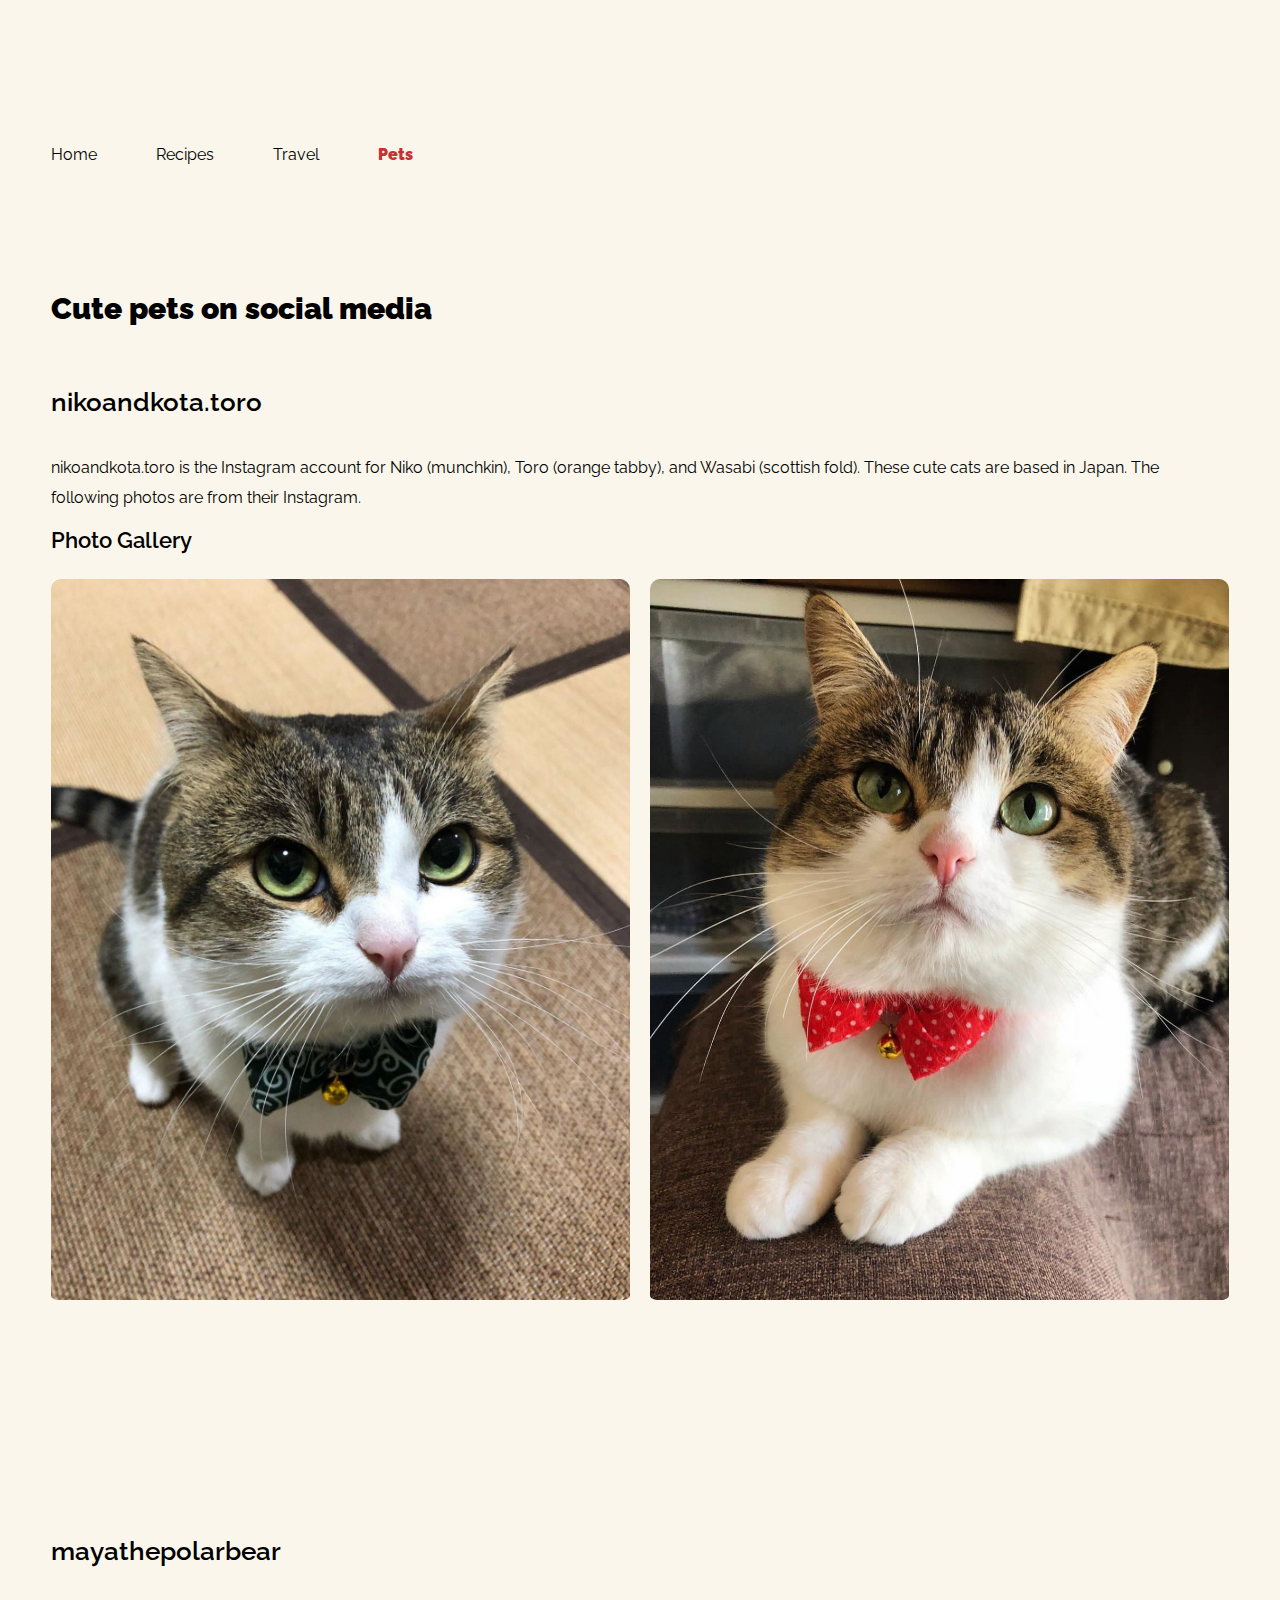
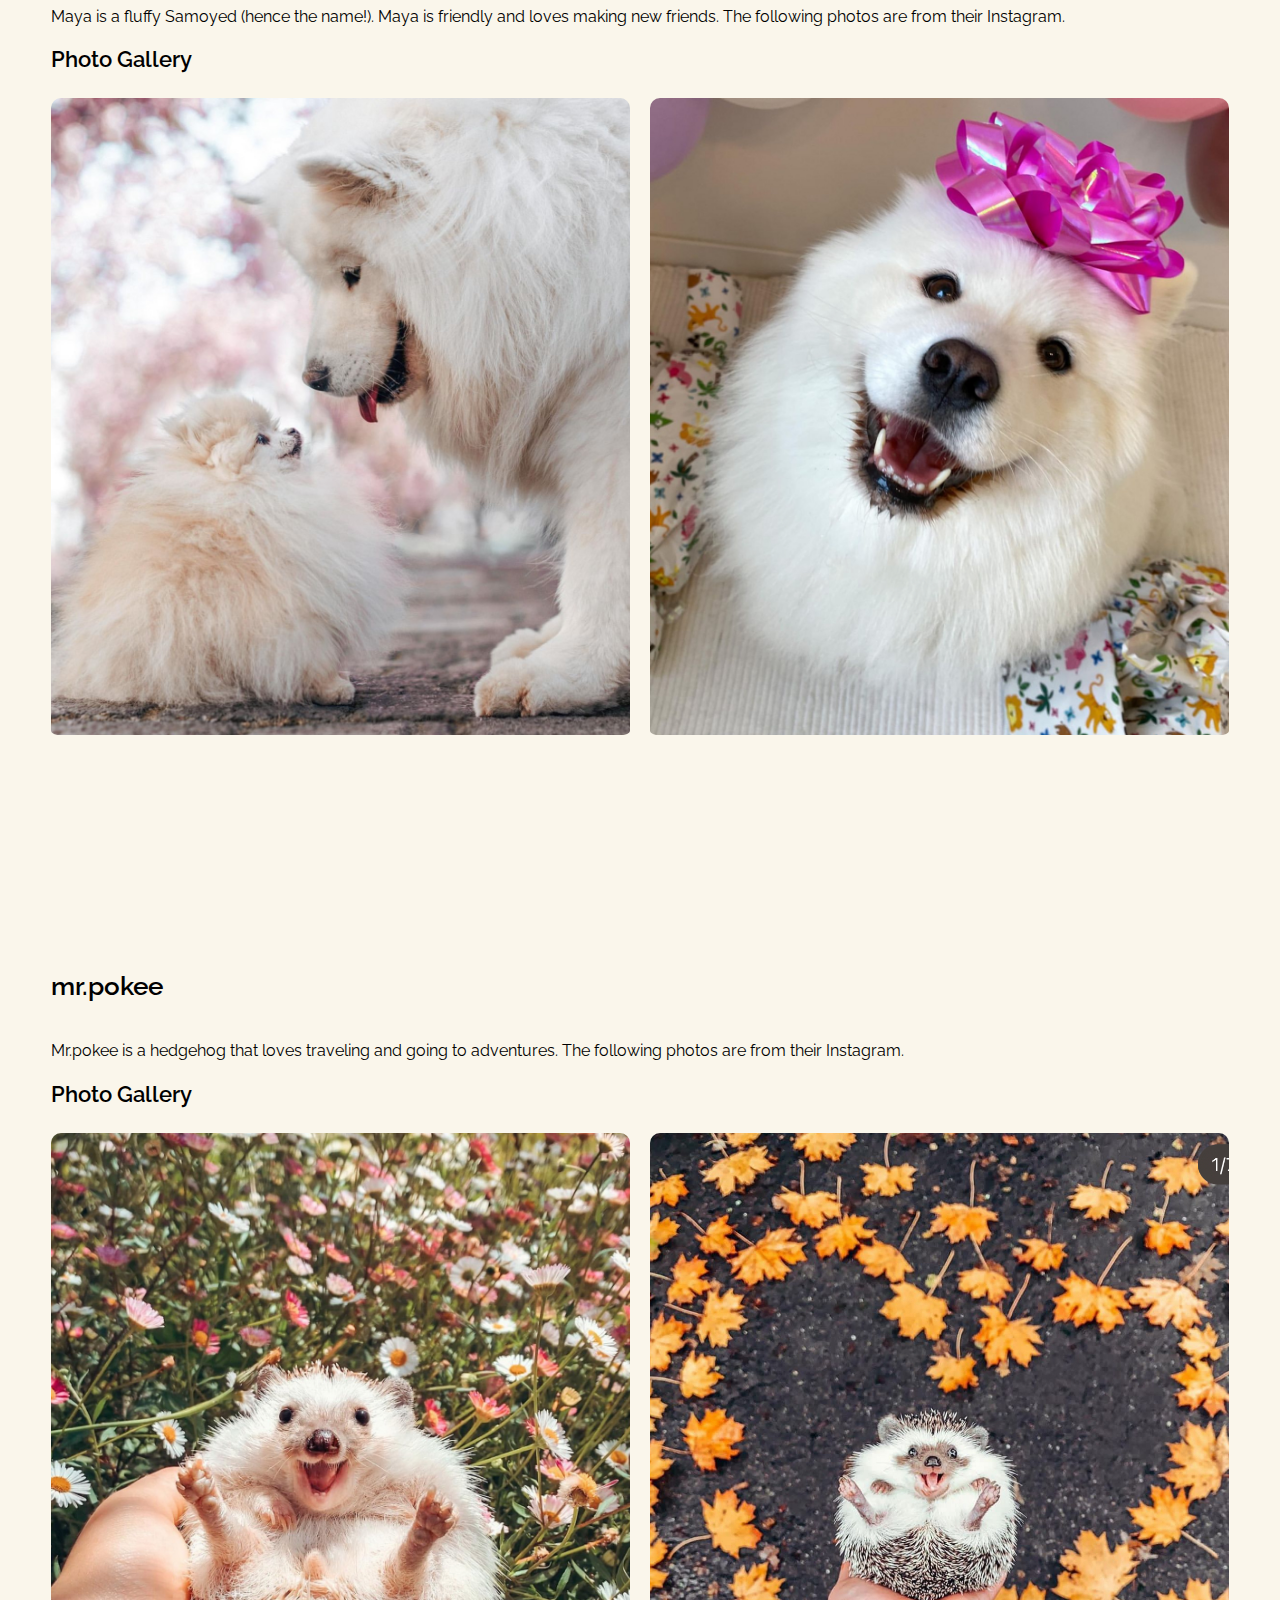
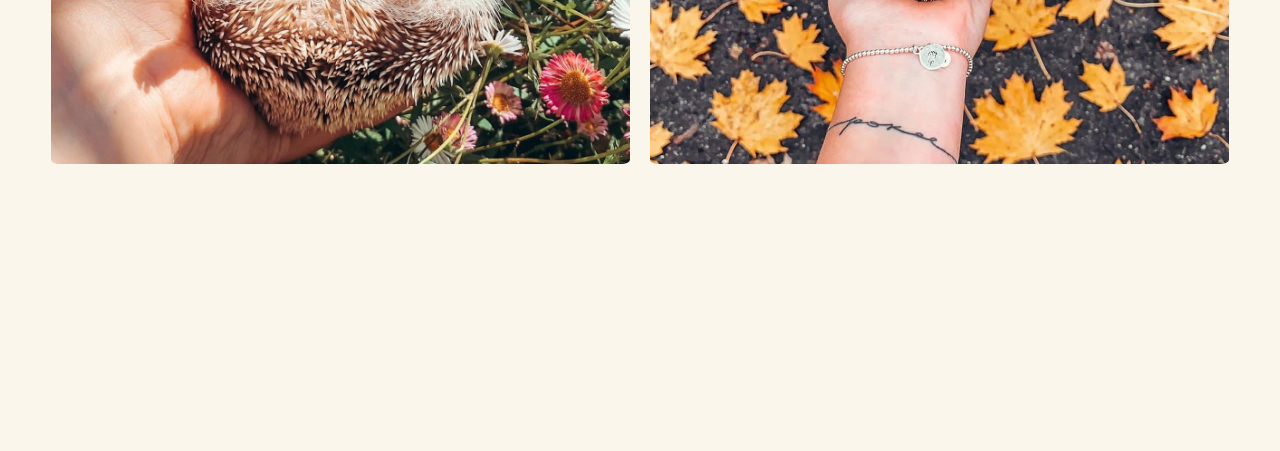
<file: pets.html>
<!DOCTYPE html>
<html lang="en">
<head>
    <meta charset="UTF-8">
    <meta http-equiv="X-UA-Compatible" content="IE=edge">
    <meta name="viewport" content="width=device-width, initial-scale=1.0">
    <link rel="stylesheet" href="css/html5reset.css">
	<link rel="stylesheet" href="css/style.css">
    <link rel="preconnect" href="https://fonts.googleapis.com">
    <link rel="preconnect" href="https://fonts.gstatic.com" crossorigin>
    <link href="https://fonts.googleapis.com/css2?family=Raleway:wght@400;500;600;700&display=swap" rel="stylesheet">
    <title>Pets</title>
</head>
<body>
    <a class = "skip-to-main" href="#main-content">Skip to Main Content</a>
    <nav>
        <ul class="nav-item nav-links">
            <li><a href="index.html">Home</a></li>
            <li><a href="recipes.html">Recipes</a></li>
            <li><a href="travel.html">Travel</a></li>
            <li><a class="active" href="pets.html">Pets</a></li>
        </ul>
    </nav>
    <main id="main-content">
        <h1>Cute pets on social media</h1>
        <div>
            <h2>nikoandkota.toro</h2>
            <p>nikoandkota.toro is the Instagram account for Niko (munchkin), Toro (orange tabby), and Wasabi (scottish fold). These cute cats are based in Japan. The following photos are from their <a href="https://www.google.com/url?sa=t&rct=j&q=&esrc=s&source=web&cd=&cad=rja&uact=8&ved=2ahUKEwj2k-zKg_yDAxUDnokEHXmHAQIQFnoECBMQAQ&url=https%3A%2F%2Fwww.instagram.com%2Fnikoandkota.toro%2F%3Fhl%3Den&usg=AOvVaw0YXwzxQQIyDCaAmF6oCVpz&opi=89978449">Instagram</a>.</p>
            <h3>Photo Gallery</h3>
            <div class="pets-grid pets-grid-item">
            <img src="images/kotaro.jpg" alt = "cat with blue bowtie looking at camera">
            <img src="images/kotaro2.jpg" alt = "cat with red bowtie looking at camera">
            </div>

            <h2>mayathepolarbear</h2>
            <p>Maya is a fluffy Samoyed (hence the name!). Maya is friendly and loves making new friends. The following photos are from their <a href="https://www.instagram.com/mayapolarbear/?hl=en">Instagram</a>.</p>
            <h3>Photo Gallery</h3>
            <div class="pets-grid pets-grid-item">
            <img src="images/mayathepolarbear.jpg" alt = "two cute dogs looking at each other">
            <img src="images/mayathepolarbear2.jpg" alt = "maya's birthday">
            </div>

            <h2>mr.pokee</h2>
            <p>Mr.pokee is a hedgehog that loves traveling and going to adventures.  The following photos are from their <a href="https://www.instagram.com/mr.pokee/?hl=en">Instagram</a>.</p>
            <h3>Photo Gallery</h3>
            <div class="pets-grid pets-grid-item">
            <img src="images/pokee.jpg" alt = "hedgehog in a field of flowers">
            <img src="images/pokee2.jpg" alt = "hedgehog with yellow leaves heart">
            </div>
        </div>

    </main>

</body>
</html>
</file>
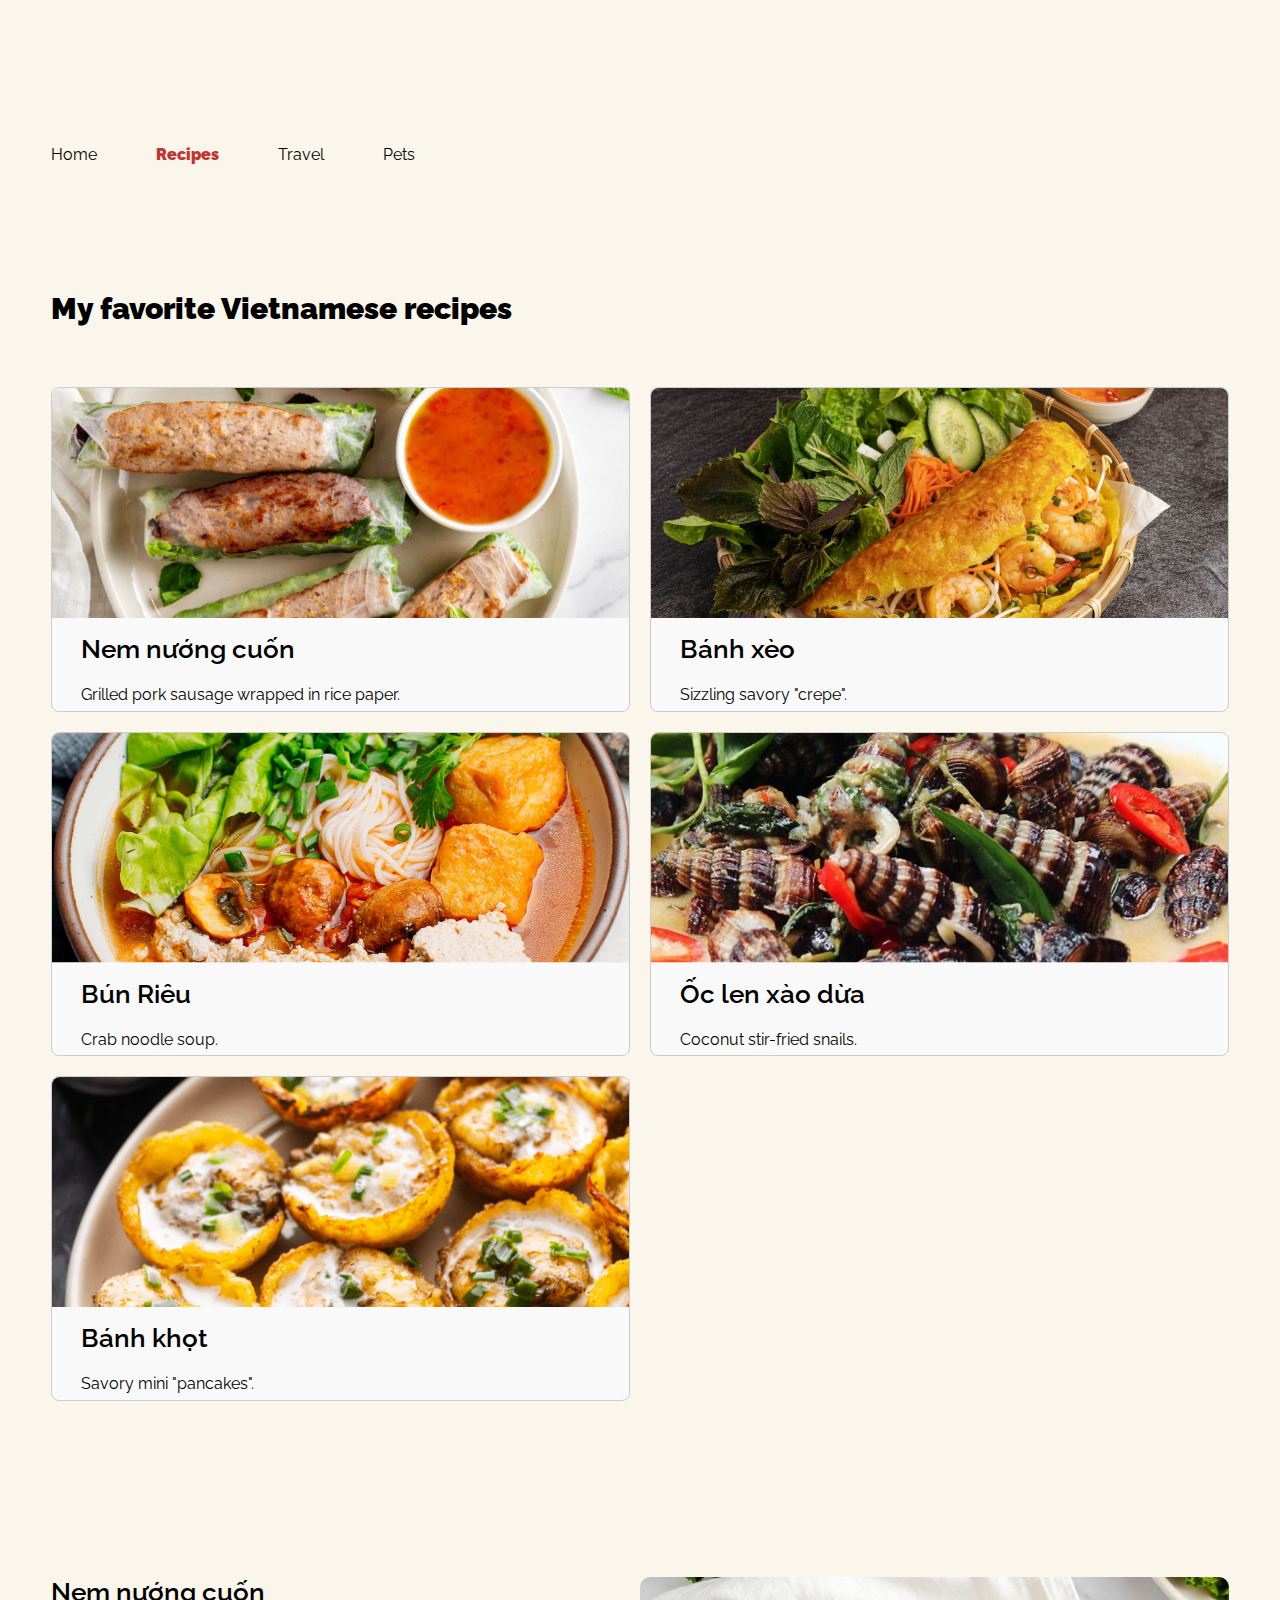
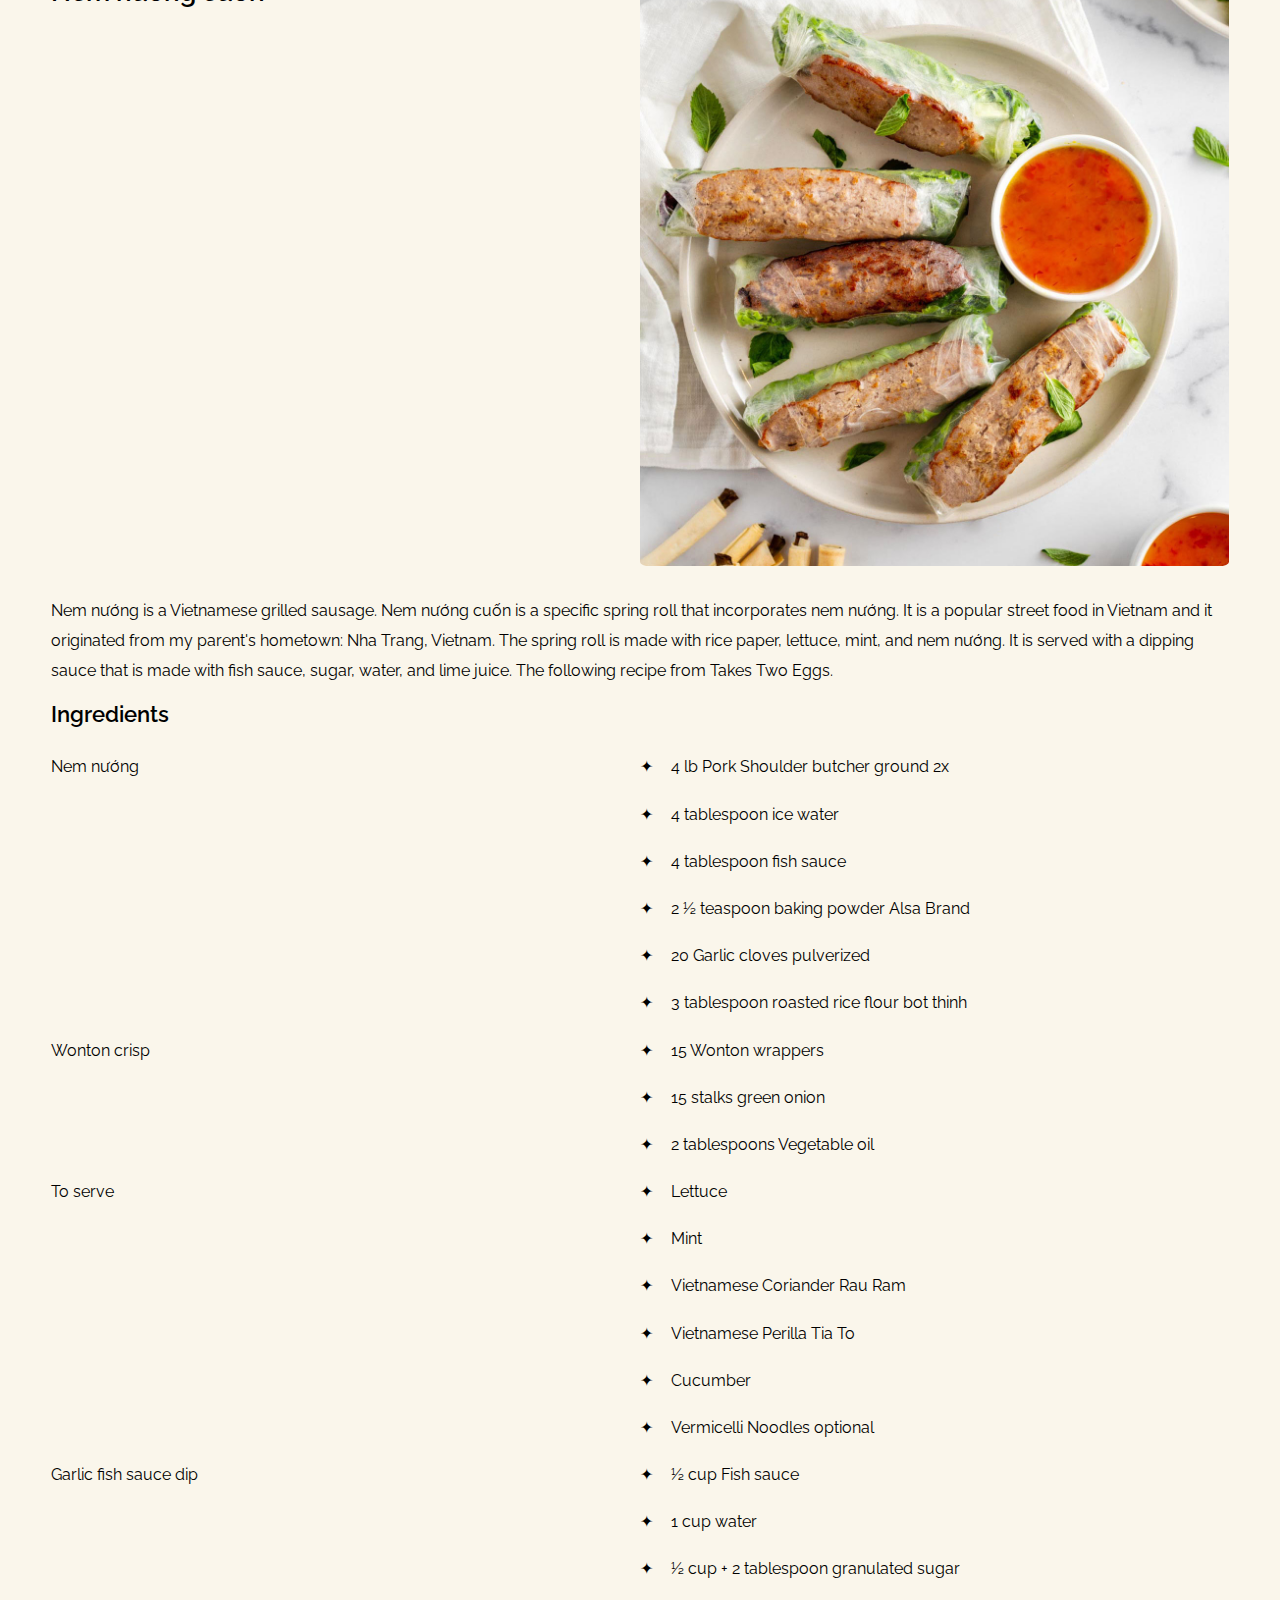
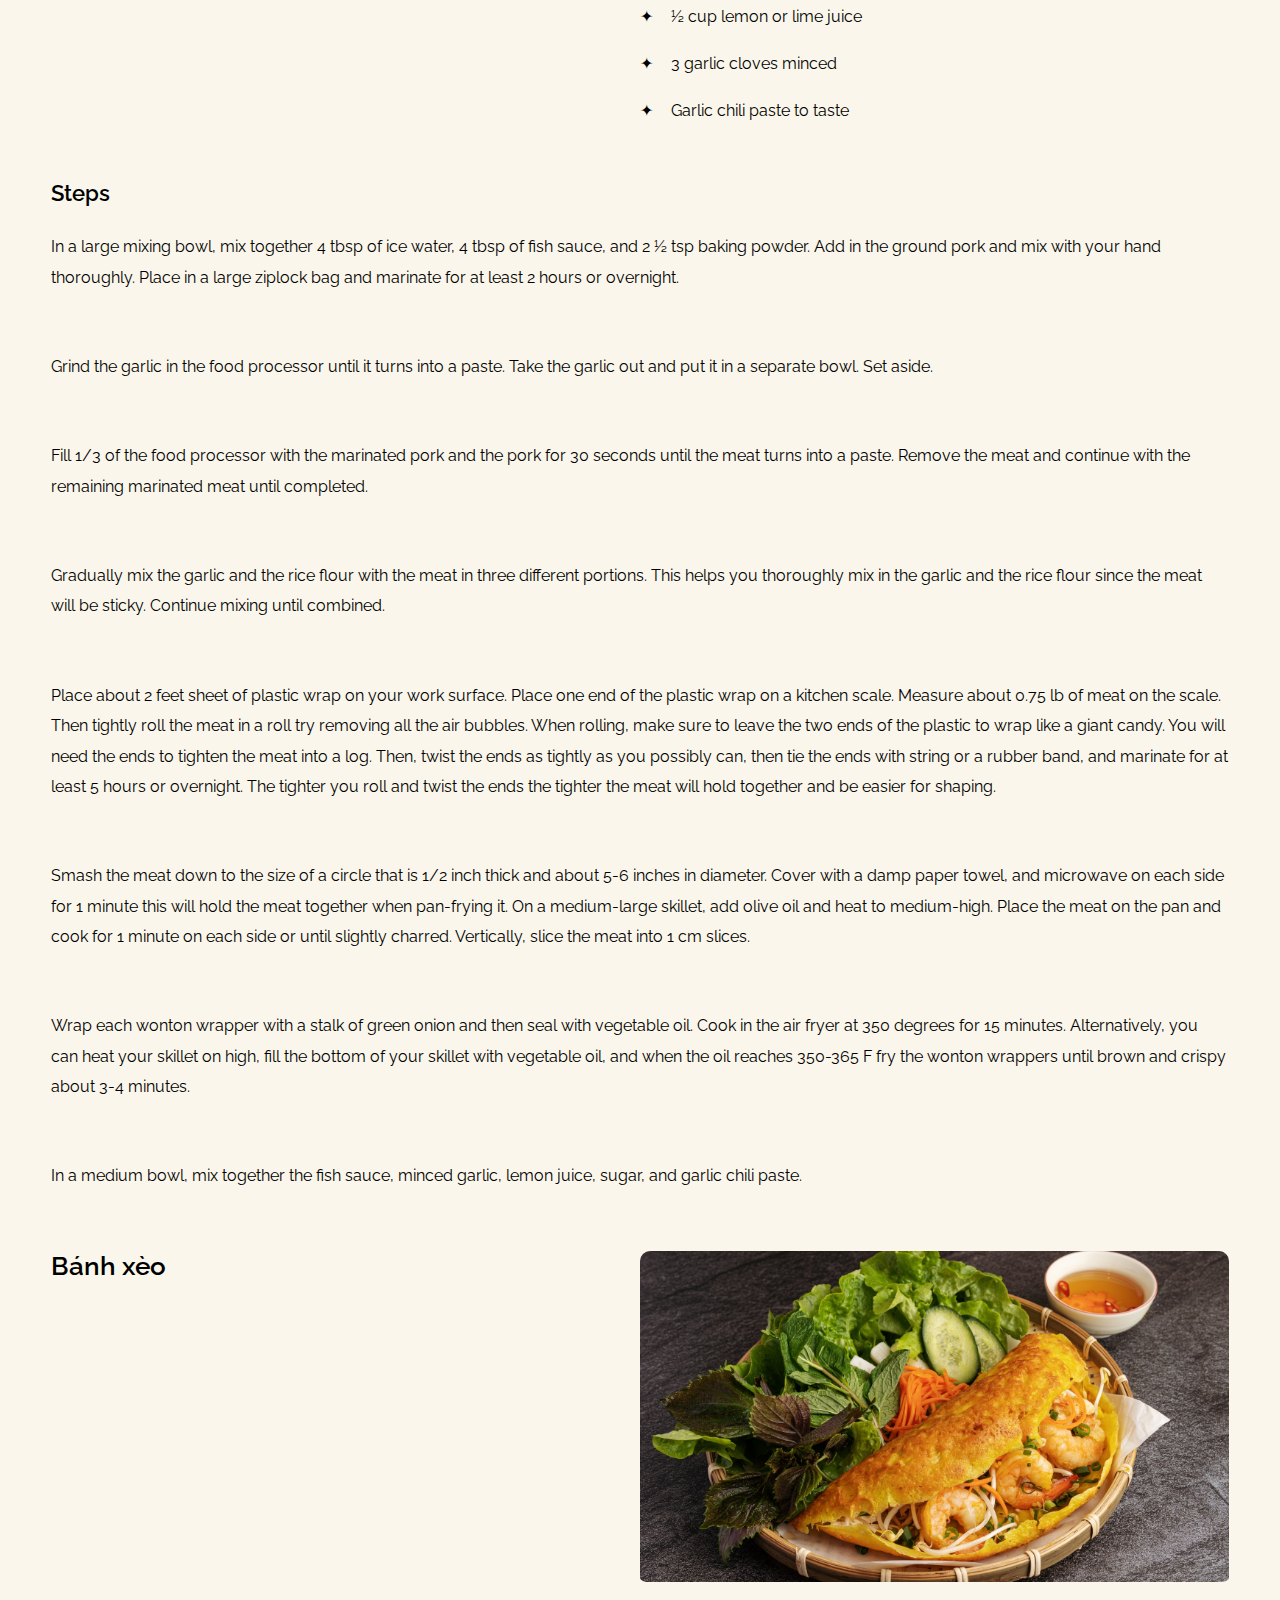
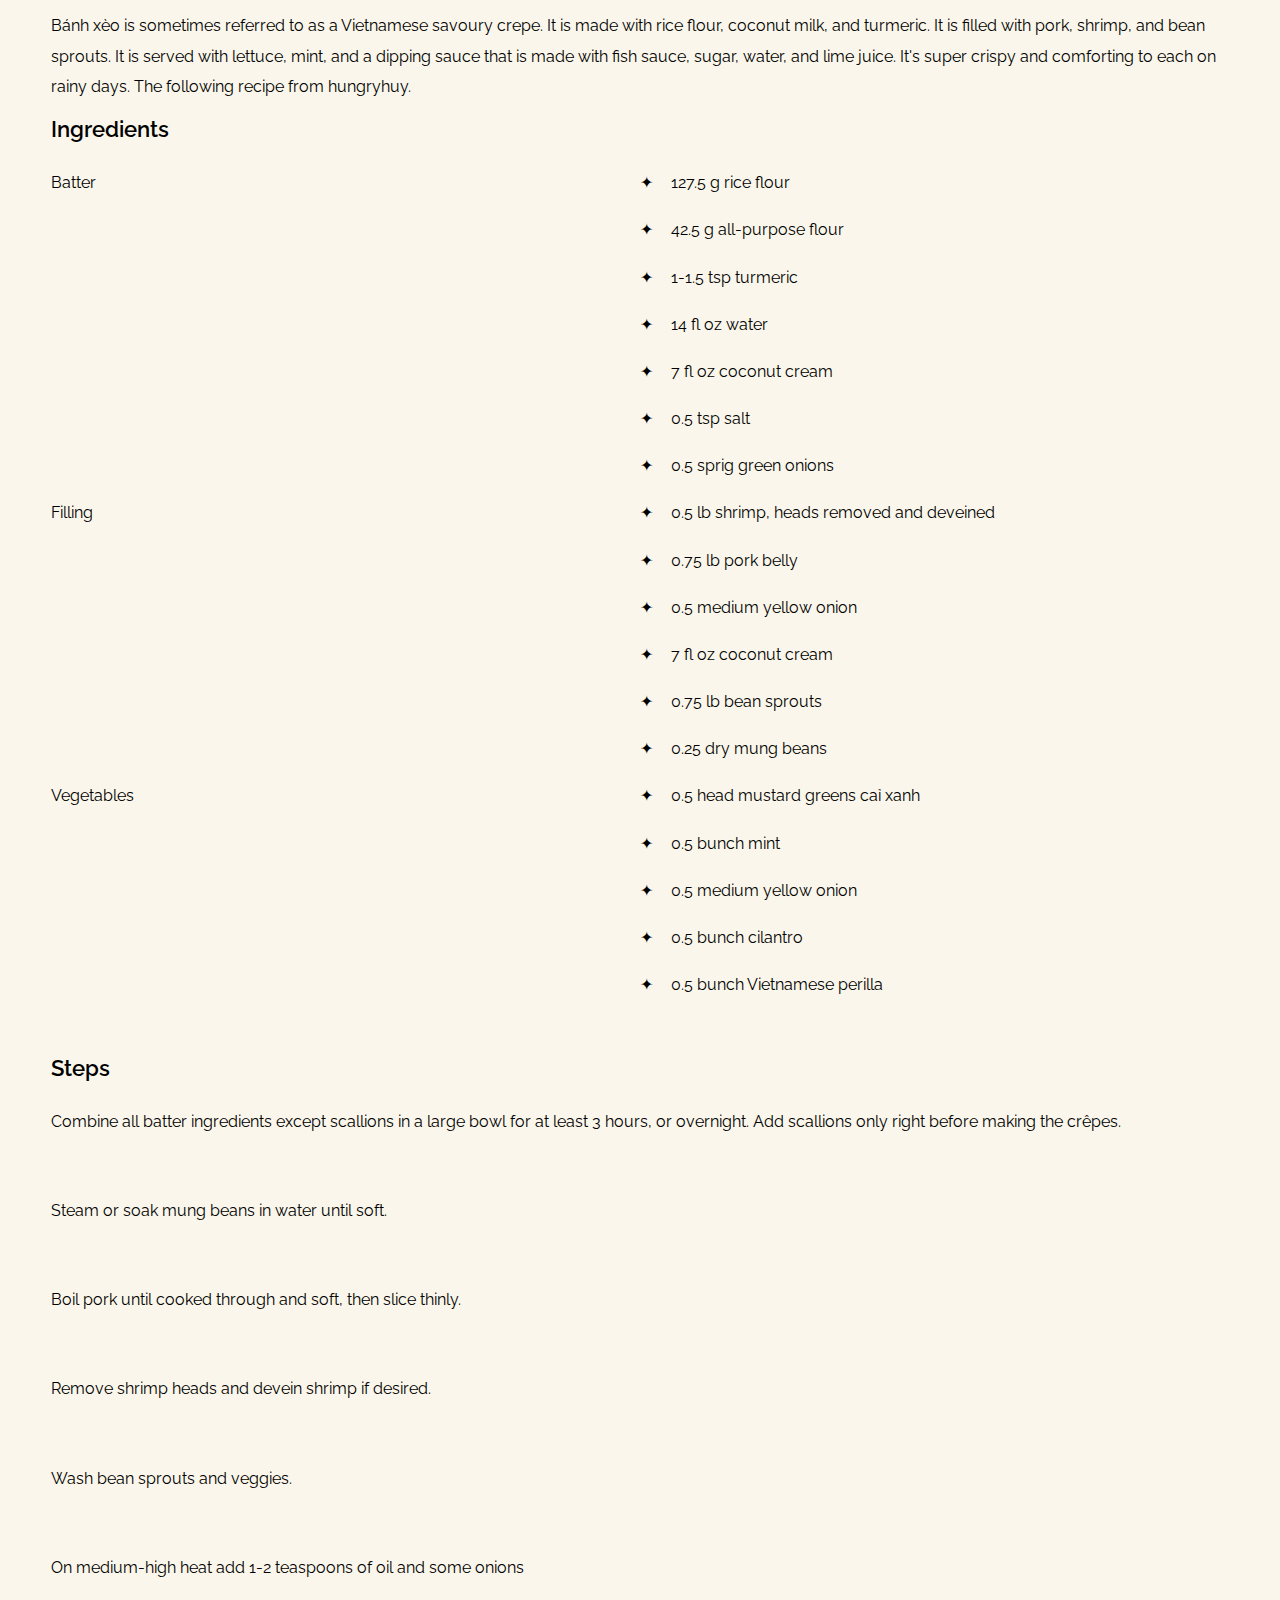
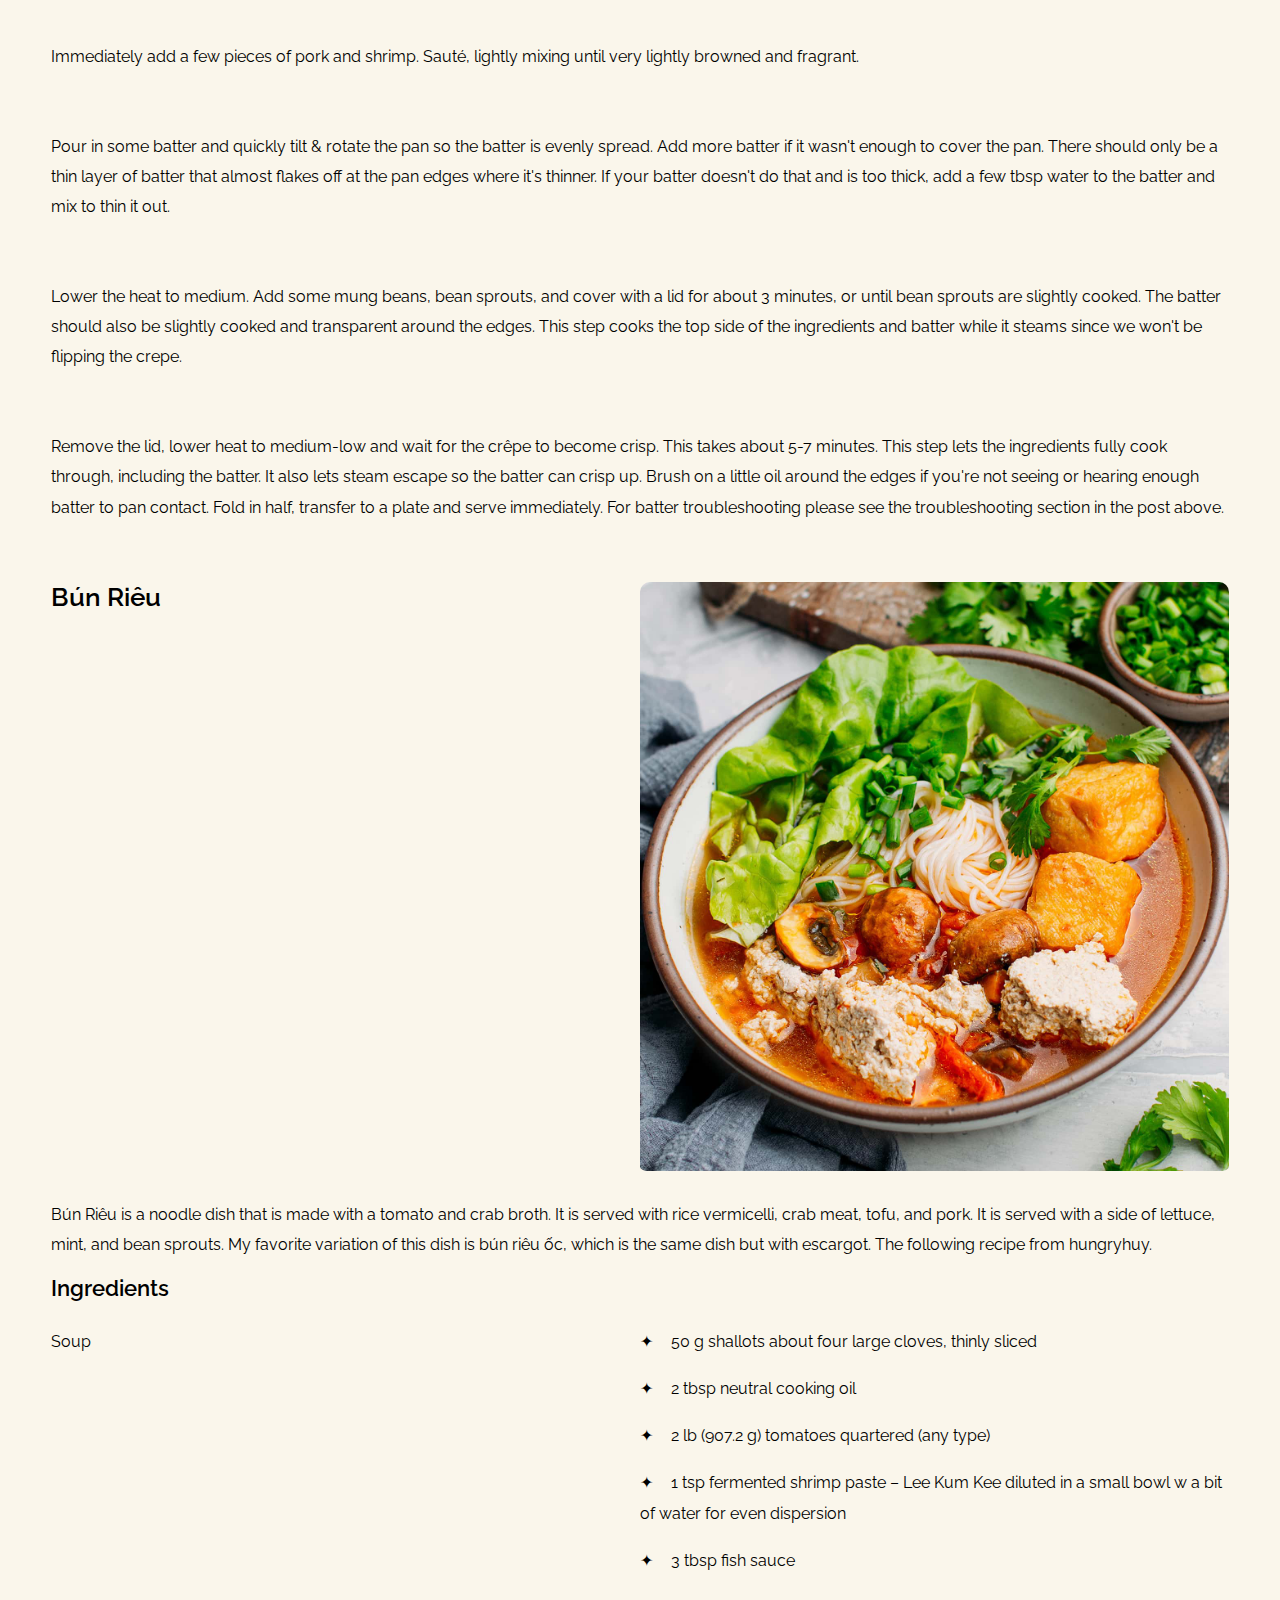
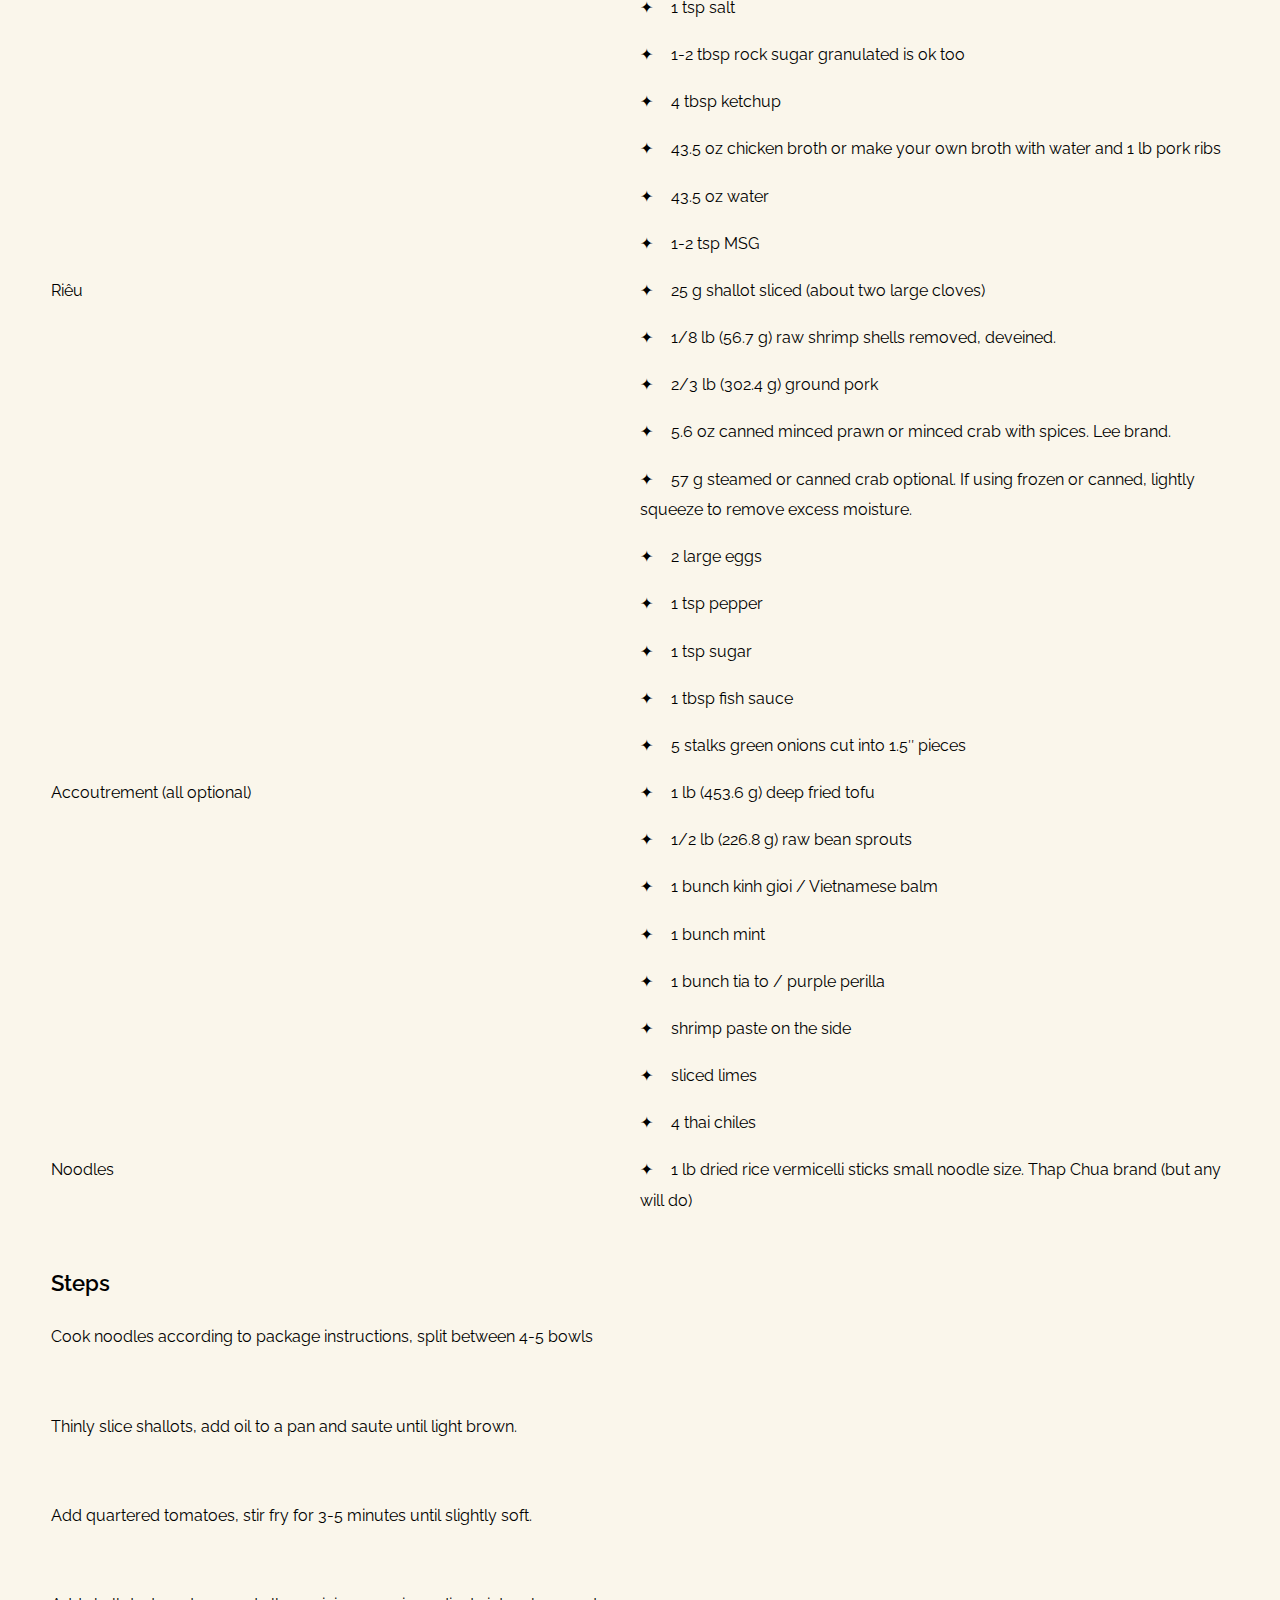
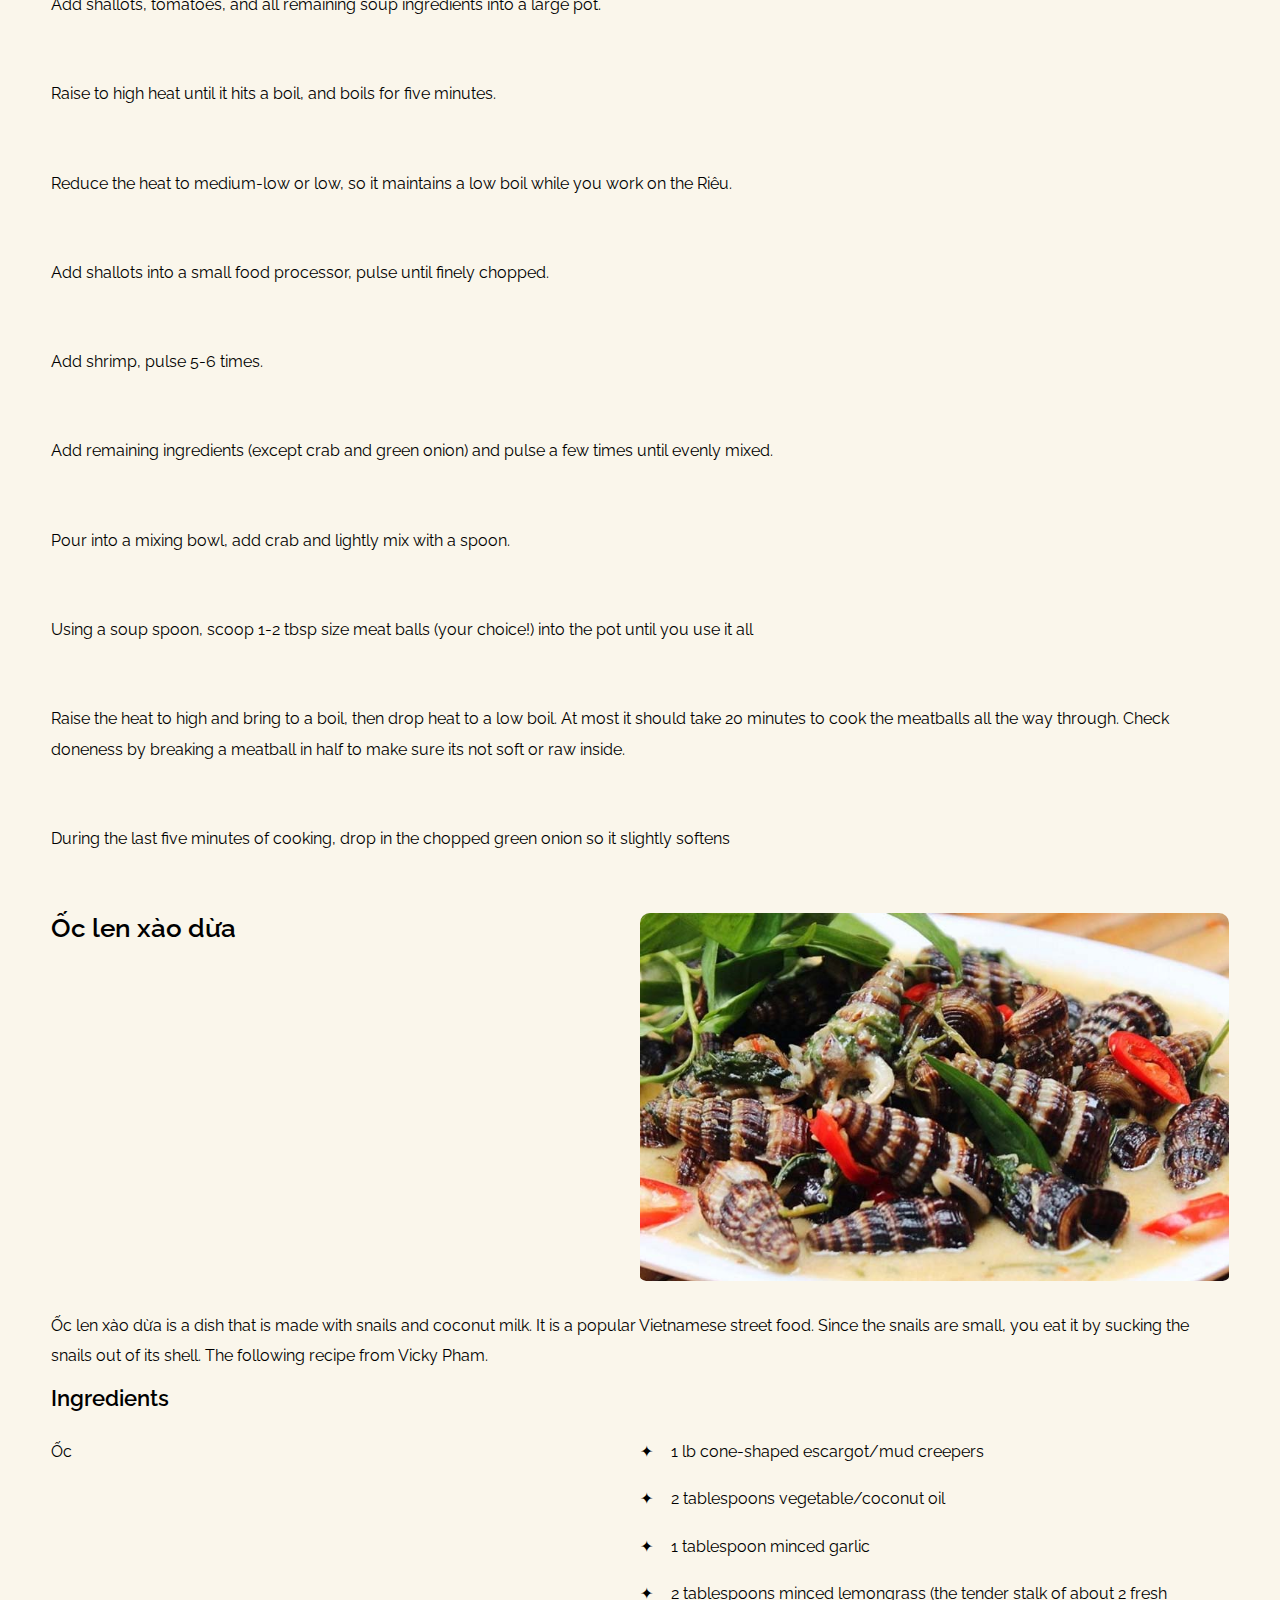
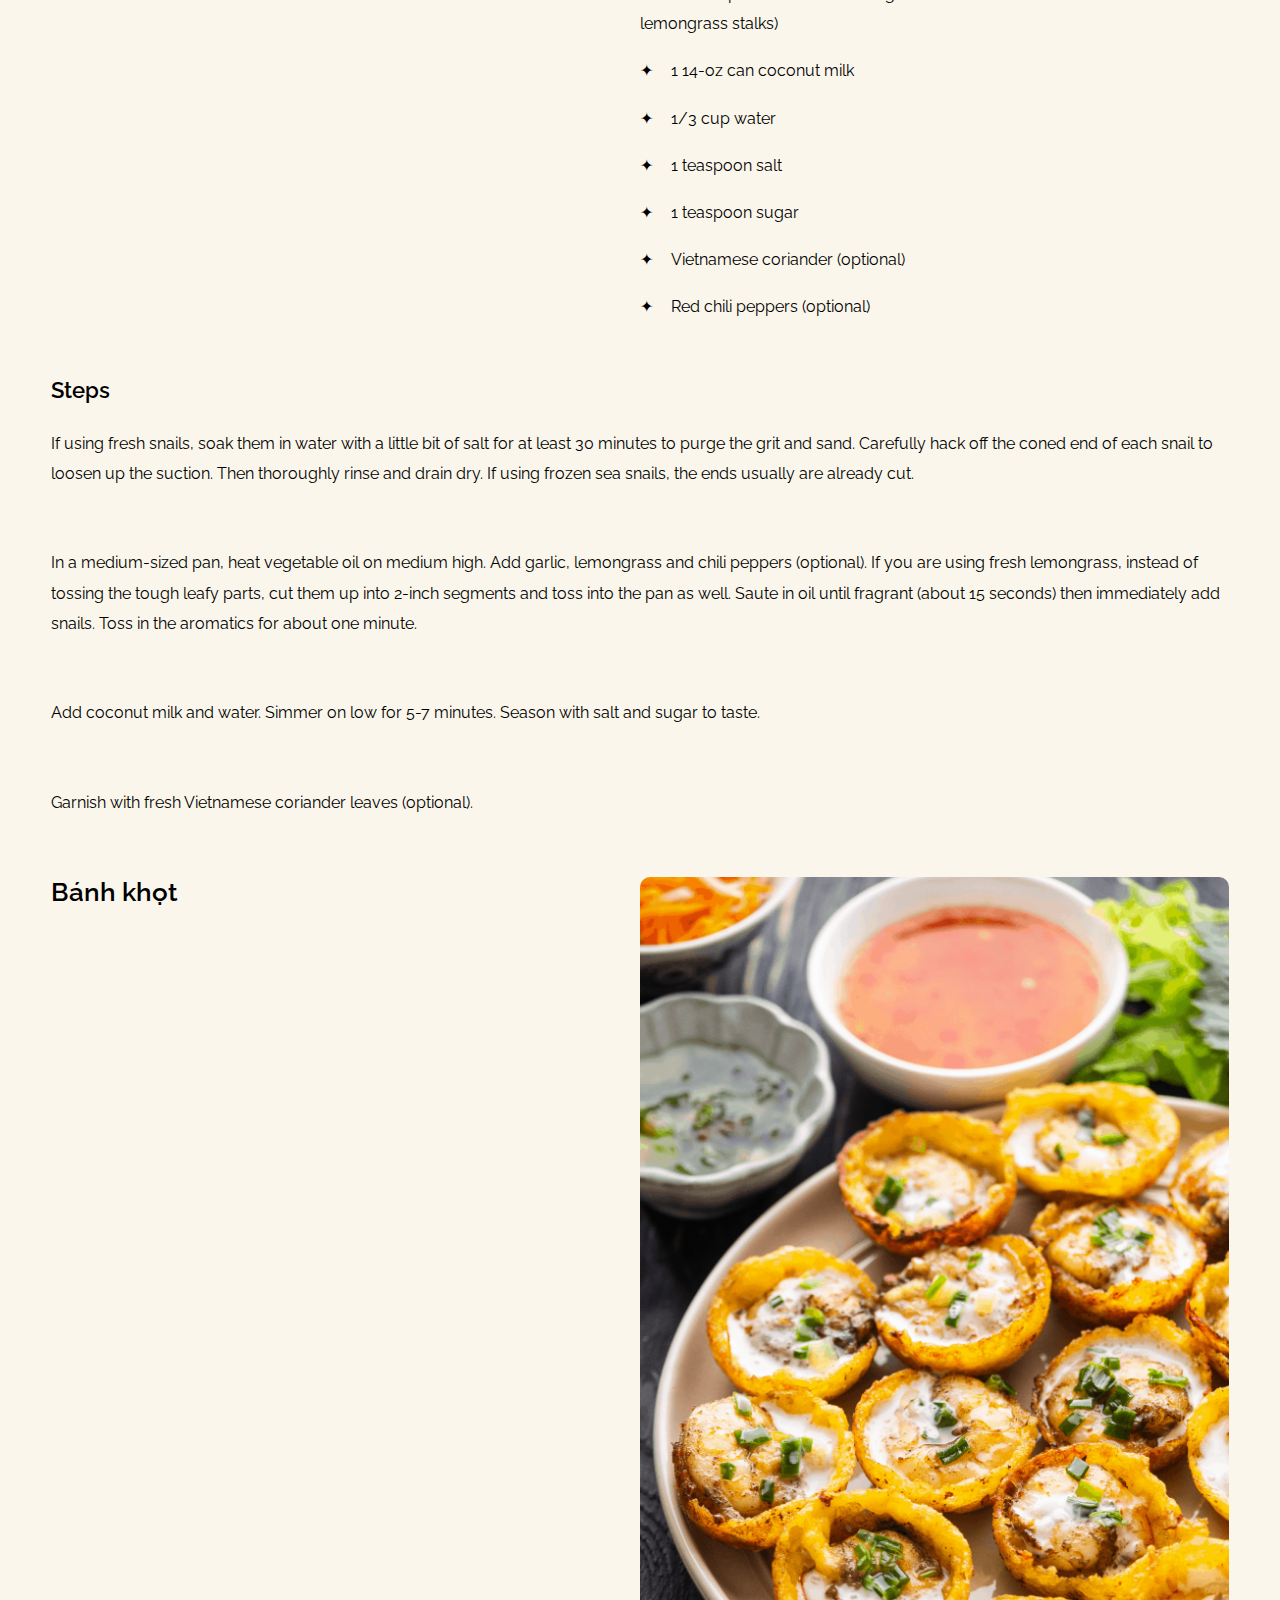
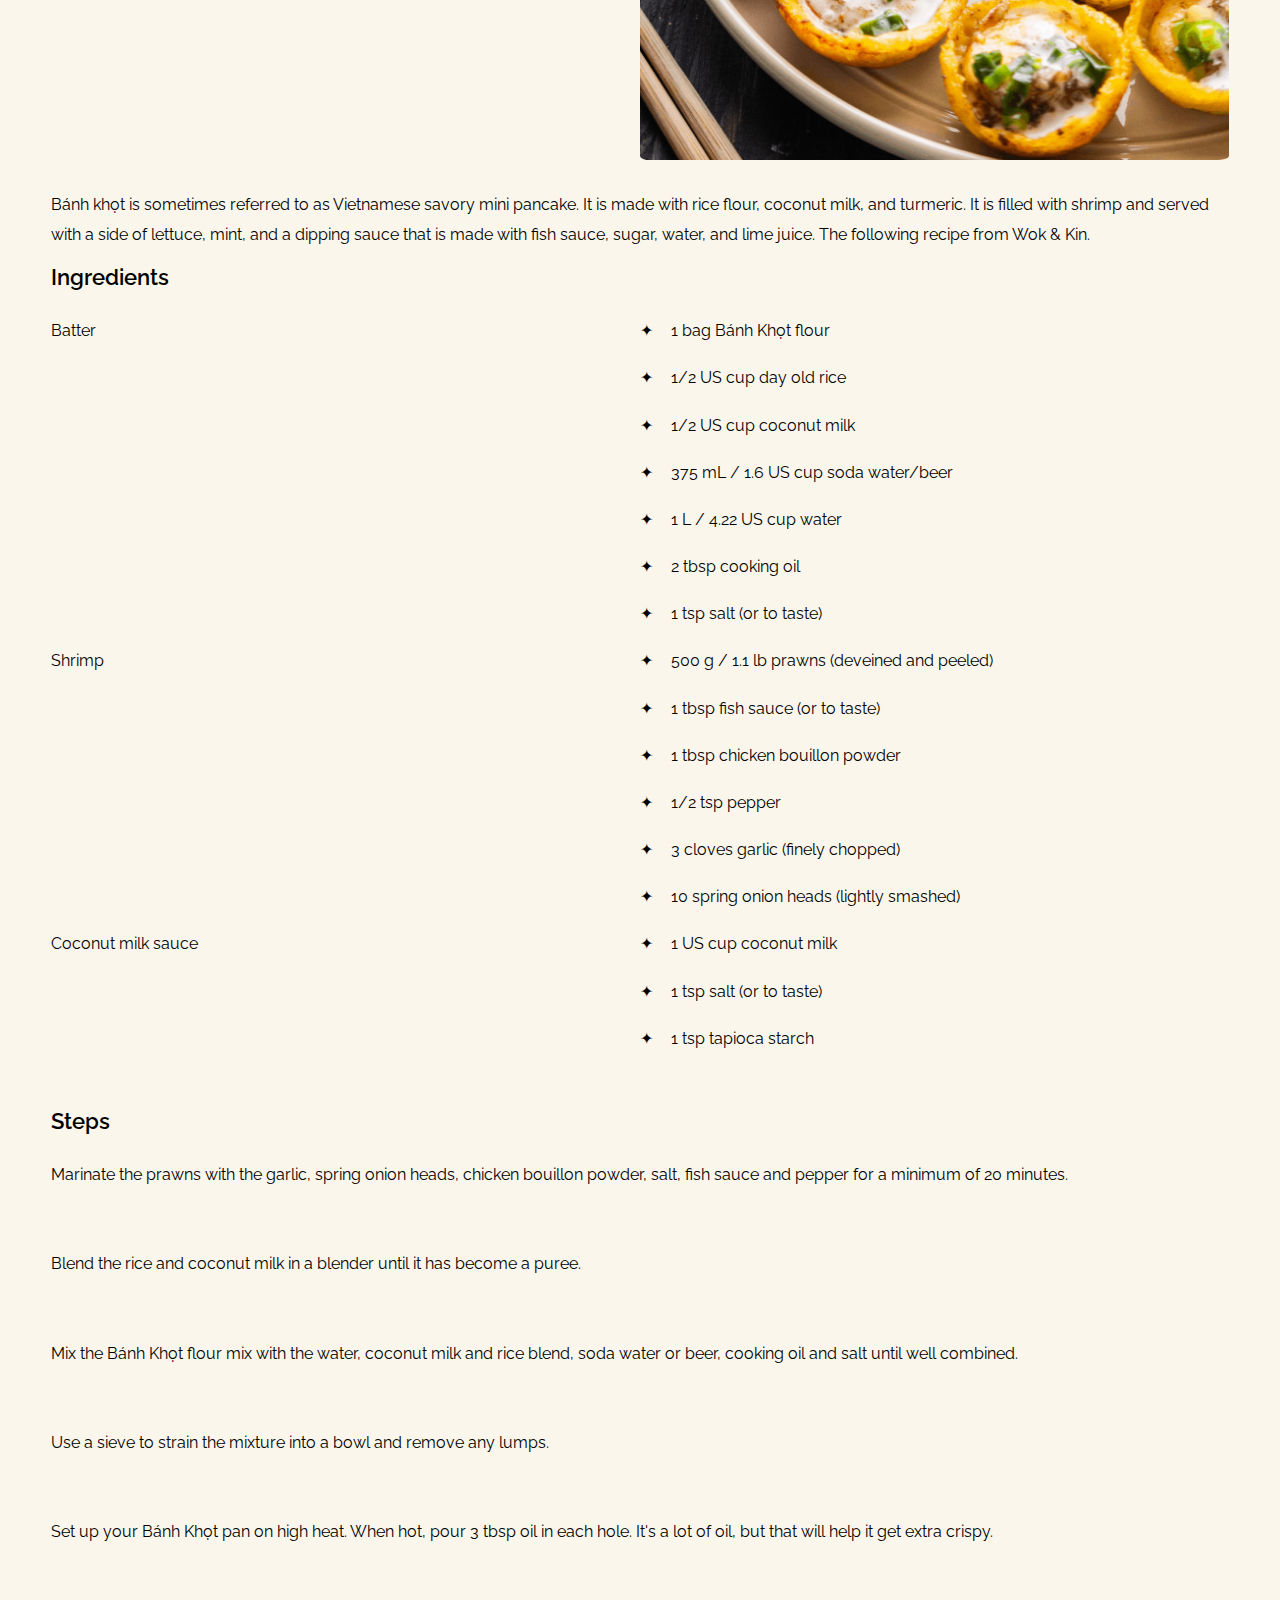
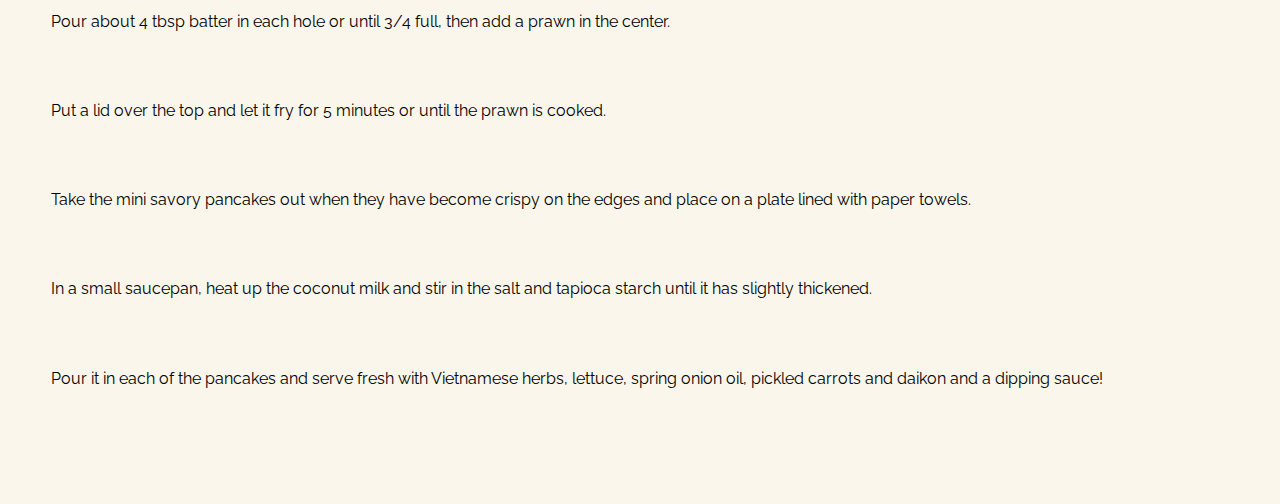
<file: recipes.html>
<!DOCTYPE html>
<html lang="en">
<head>
    <meta charset="UTF-8">
    <meta http-equiv="X-UA-Compatible" content="IE=edge">
    <meta name="viewport" content="width=device-width, initial-scale=1.0">
    <link rel="stylesheet" href="css/html5reset.css">
	<link rel="stylesheet" href="css/style.css">
    <link rel="preconnect" href="https://fonts.googleapis.com">
    <link rel="preconnect" href="https://fonts.gstatic.com" crossorigin>
    <link href="https://fonts.googleapis.com/css2?family=Raleway:wght@400;500;600;700&display=swap" rel="stylesheet">
    <title>Recipes</title>
</head>
<body>
    <a class="skip-to-main" href="#main-content">
        <p>Skip to Main Content</p>
    </a>
    <nav>
        <ul class="nav-item nav-links">
            <li><a href="index.html">Home</a></li>
            <li><a class="active" href="recipes.html">Recipes</a></li>
            <li><a href="travel.html">Travel</a></li>
            <li><a href="pets.html">Pets</a></li>
        </ul>
    </nav>

    <main id="main-content">
        <h1>My favorite Vietnamese recipes</h1>
        <section class="recipe-grid">
            <div class="recipe-card">
                <a href="#nemnuongcuong">
                <img src="images/nemnuong.jpg" alt="Nem Nướng Cuon">
                <div class="recipe-info">
                    <h2>Nem nướng cuốn</h2>
                    <p>Grilled pork sausage wrapped in rice paper.</p>
                </div>
                </a>
            </div>
            <div class="recipe-card">
                <a href="#banhxeo">
                <img src="images/banhxeo.jpg" alt="Bánh xèo ngon!">
                <div class="recipe-info">
                    <h2>Bánh xèo</h2>
                    <p>Sizzling savory "crepe".</p>
                </div>
                </a>
            </div>
            <div class="recipe-card">
                <a href="#bunrieu">
                <img src="images/bunrieu.jpg" alt="Bún Riêu served with fresh herbs">
                <div class="recipe-info">
                    <h2>Bún Riêu</h2>
                    <p>Crab noodle soup.</p>
                </div>
                </a>
            </div>
            <div class="recipe-card">
                <a href="#oc">
                <img src="images/oc.jpg" alt="Ốc">
                <div class="recipe-info">
                    <h2>Ốc len xào dừa</h2>
                    <p>Coconut stir-fried snails.</p>
                </div>
                </a>
            </div>
            <div class="recipe-card">
                <a href="#banhkhot">
                <img src="images/banhkhot.jpg" alt="dozens of Bánh khọt">
                <div class="recipe-info">
                    <h2>Bánh khọt</h2>
                    <p>Savory mini "pancakes".</p>
                </div>
                </a>
            </div>
        </section>
            <section id="nemnuongcuong">
            <div class="recipe-desc">
            <h2>Nem nướng cuốn</h2>
            <img src="images/nemnuong.jpg" width = "650" alt="Bánh xèo served with fresh herbs">
            </div>

            <p>Nem nướng is a Vietnamese grilled sausage. Nem nướng cuốn is a specific spring roll that incorporates nem nướng. It is a popular street food in Vietnam and it originated from my parent's hometown: Nha Trang, Vietnam. The spring roll is made with rice paper, lettuce, mint, and nem nướng. It is served with a dipping sauce that is made with fish sauce, sugar, water, and lime juice. The following recipe from <a href="https://takestwoeggs.com/nem-nuong-cuon/">Takes Two Eggs</a>.</p>

            <h3>Ingredients</h3>
            <div class="recipe-desc">
            <h4>Nem nướng</h4>
            <ul class="ingredients">
                <li>4 lb Pork Shoulder butcher ground 2x</li>
                <li>4 tablespoon ice water</li>
                <li>4 tablespoon fish sauce</li>
                <li>2 ½ teaspoon baking powder Alsa Brand</li>
                <li>20 Garlic cloves pulverized</li>
                <li>3 tablespoon roasted rice flour bot thinh</li>
            </ul>

            <h4>Wonton crisp</h4>
            <ul class="ingredients">
                <li>15 Wonton wrappers</li>
                <li>15 stalks green onion</li>
                <li>2 tablespoons Vegetable oil</li>
            </ul>

            <h4>To serve</h4>
            <ul class="ingredients">
                <li>Lettuce</li>
                <li>Mint</li>
                <li>Vietnamese Coriander Rau Ram</li>
                <li>Vietnamese Perilla Tia To</li>
                <li>Cucumber</li>
                <li>Vermicelli Noodles optional</li>
            </ul>

            <h4>Garlic fish sauce dip</h4>
            <ul class="ingredients">
                <li>½ cup Fish sauce</li>
                <li>1 cup water</li>
                <li>½ cup + 2 tablespoon granulated sugar</li>
                <li>½ cup lemon or lime juice</li>
                <li>3 garlic cloves minced</li>
                <li>Garlic chili paste to taste</li>
            </ul>
            </div>

            <h3>Steps</h3>
            <!-- <h4>Make the Nem Nướng</h4> -->
            <ol class="steps">
                <li>In a large mixing bowl, mix together 4 tbsp of ice water, 4 tbsp of fish sauce, and 2 ½ tsp baking powder. Add in the ground pork and mix with your hand thoroughly. Place in a large ziplock bag and marinate for at least 2 hours or overnight.</li>
                <li>Grind the garlic in the food processor until it turns into a paste. Take the garlic out and put it in a separate bowl. Set aside.</li>
                <li>Fill 1/3 of the food processor with the marinated pork and the pork for 30 seconds until the meat turns into a paste. Remove the meat and continue with the remaining marinated meat until completed.</li>
                <li>Gradually mix the garlic and the rice flour with the meat in three different portions. This helps you thoroughly mix in the garlic and the rice flour since the meat will be sticky. Continue mixing until combined.</li>
                <li>Place about 2 feet sheet of plastic wrap on your work surface. Place one end of the plastic wrap on a kitchen scale. Measure about 0.75 lb of meat on the scale. Then tightly roll the meat in a roll try removing all the air bubbles. When rolling, make sure to leave the two ends of the plastic to wrap like a giant candy. You will need the ends to tighten the meat into a log. Then, twist the ends as tightly as you possibly can, then tie the ends with string or a rubber band, and marinate for at least 5 hours or overnight. The tighter you roll and twist the ends the tighter the meat will hold together and be easier for shaping.</li>
                <li>Smash the meat down to the size of a circle that is 1/2 inch thick and about 5-6 inches in diameter. Cover with a damp paper towel, and microwave on each side for 1 minute this will hold the meat together when pan-frying it. On a medium-large skillet, add olive oil and heat to medium-high. Place the meat on the pan and cook for 1 minute on each side or until slightly charred. Vertically, slice the meat into 1 cm slices.</li>
                <li>Wrap each wonton wrapper with a stalk of green onion and then seal with vegetable oil. Cook in the air fryer at 350 degrees for 15 minutes. Alternatively, you can heat your skillet on high, fill the bottom of your skillet with vegetable oil, and when the oil reaches 350-365 F fry the wonton wrappers until brown and crispy about 3-4 minutes.</li>
                <li>In a medium bowl, mix together the fish sauce, minced garlic, lemon juice, sugar, and garlic chili paste.</li>
            </ol>
            </section>

            <section id="banhxeo">
            <div class="recipe-desc">
            <h2>Bánh xèo</h2>
            <img src="images/banhxeo.jpg" width = "650" alt=" Sizzling Bánh xèo">
            </div>

            <p>Bánh xèo is sometimes referred to as a Vietnamese savoury crepe. It is made with rice flour, coconut milk, and turmeric. It is filled with pork, shrimp, and bean sprouts. It is served with lettuce, mint, and a dipping sauce that is made with fish sauce, sugar, water, and lime juice. It's super crispy and comforting to each on rainy days. The following recipe from <a href="https://www.hungryhuy.com/banh-xeo-savory-vietnamese-crepes/">hungryhuy</a>.</p>

            <h3>Ingredients</h3>
            <div class="recipe-desc">
            <h4>Batter</h4>
            <ul class="ingredients">
                <li>127.5 g rice flour</li>
                <li>42.5 g all-purpose flour</li>
                <li>1-1.5 tsp turmeric</li>
                <li>14 fl oz water</li>
                <li>7 fl oz coconut cream</li>
                <li>0.5 tsp salt</li>
                <li>0.5 sprig green onions</li>
            </ul>
            <h4>Filling</h4>
            <ul class="ingredients">
                <li>0.5 lb shrimp, heads removed and deveined</li>
                <li>0.75 lb pork belly</li>
                <li>0.5 medium yellow onion</li>
                <li>7 fl oz coconut cream</li>
                <li>0.75 lb bean sprouts</li>
                <li>0.25 dry mung beans</li>
            </ul>
            <h4>Vegetables</h4>
            <ul class="ingredients">
                <li>0.5 head mustard greens caỉ xanh
                </li>
                <li>0.5 bunch mint</li>
                <li>0.5 medium yellow onion</li>
                <li>0.5 bunch cilantro</li>
                <li>0.5 bunch Vietnamese perilla</li>
            </ul>
            </div>

            <h3>Steps</h3>
            <ol class="steps">
                <li>Combine all batter ingredients except scallions in a large bowl for at least 3 hours, or overnight. Add scallions only right before making the crêpes.
                </li>
                <li>Steam or soak mung beans in water until soft.
                </li>
                <li>Boil pork until cooked through and soft, then slice thinly.
                </li>
                <li>Remove shrimp heads and devein shrimp if desired.
                </li>
                <li>Wash bean sprouts and veggies.
                </li>
                <li>On medium-high heat add 1-2 teaspoons of oil and some onions
                </li>
                <li>Immediately add a few pieces of pork and shrimp. Sauté, lightly mixing until very lightly browned and fragrant.
                </li>
                <li>Pour in some batter and quickly tilt & rotate the pan so the batter is evenly spread. Add more batter if it wasn't enough to cover the pan. There should only be a thin layer of batter that almost flakes off at the pan edges where it's thinner. If your batter doesn't do that and is too thick, add a few tbsp water to the batter and mix to thin it out.
                </li>
                <li>Lower the heat to medium. Add some mung beans, bean sprouts, and cover with a lid for about 3 minutes, or until bean sprouts are slightly cooked. The batter should also be slightly cooked and transparent around the edges. This step cooks the top side of the ingredients and batter while it steams since we won't be flipping the crepe.
                </li>
                <li>Remove the lid, lower heat to medium-low and wait for the crêpe to become crisp. This takes about 5-7 minutes. This step lets the ingredients fully cook through, including the batter. It also lets steam escape so the batter can crisp up. Brush on a little oil around the edges if you're not seeing or hearing enough batter to pan contact. Fold in half, transfer to a plate and serve immediately. For batter troubleshooting please see the troubleshooting section in the post above.
                </li>
            </ol>
            </section>

            <section id="bunrieu">
            <div class="recipe-desc">
            <h2>Bún Riêu</h2>
            <img src="images/bunrieu.jpg" width = "650" alt="Bún Riêu served with fresh herbs">
            </div>

            <p>Bún Riêu is a noodle dish that is made with a tomato and crab broth. It is served with rice vermicelli, crab meat, tofu, and pork. It is served with a side of lettuce, mint, and bean sprouts. My favorite variation of this dish is bún riêu ốc, which is the same dish but with escargot. The following recipe from <a href="https://www.hungryhuy.com/bun-rieu-recipe/">hungryhuy</a>.</p>

            <h3>Ingredients</h3>
            <div class="recipe-desc">
            <h4>Soup</h4>
            <ul class="ingredients">
                <li>50 g shallots about four large cloves, thinly sliced
                </li>
                <li>2 tbsp neutral cooking oil
                </li>
                <li>2 lb (907.2 g) tomatoes quartered (any type)
                </li>
                <li>1 tsp fermented shrimp paste – Lee Kum Kee diluted in a small bowl w a bit of water for even dispersion
                </li>
                <li>3 tbsp fish sauce
                </li>
                <li>1 tsp salt
                </li>
                <li>1-2 tbsp rock sugar granulated is ok too
                </li>
                <li>4 tbsp ketchup
                </li>
                <li>43.5 oz chicken broth or make your own broth with water and 1 lb pork ribs
                </li>
                <li>43.5 oz water
                </li>
                <li>1-2 tsp MSG</li>
            </ul>
            <h4>Riêu</h4>
            <ul class="ingredients">
                <li>25 g shallot sliced (about two large cloves)
                </li>
                <li>1/8 lb (56.7 g) raw shrimp shells removed, deveined.
                </li>
                <li>2/3 lb (302.4 g) ground pork
                </li>
                <li>5.6 oz canned minced prawn or minced crab with spices. Lee brand.
                </li>
                <li>57 g steamed or canned crab optional. If using frozen or canned, lightly squeeze to remove excess moisture.
                </li>
                <li>2 large eggs
                </li>
                <li>1 tsp pepper
                </li>
                <li>1 tsp sugar
                </li>
                <li>1 tbsp fish sauce
                </li>
                <li>5 stalks green onions cut into 1.5″ pieces
                </li>
            </ul>
            <h4>Accoutrement (all optional)
            </h4>
            <ul class="ingredients">
                <li>1 lb (453.6 g) deep fried tofu
                </li>
                <li>1/2 lb (226.8 g) raw bean sprouts
                </li>
                <li>1 bunch kinh gioi / Vietnamese balm
                </li>
                <li>1 bunch mint
                </li>
                <li>1 bunch tia to / purple perilla
                </li>
                <li>shrimp paste on the side
                </li>
                <li>sliced limes
                </li>
                <li>4 thai chiles
                </li>
            </ul>
            <h4>Noodles</h4>
            <ul class="ingredients">
                <li>1 lb dried rice vermicelli sticks small noodle size. Thap Chua brand (but any will do)
                </li>
            </ul>
            </div>

            <h3>Steps</h3>
            <ol class="steps">
                <li>Cook noodles according to package instructions, split between 4-5 bowls
                </li>
                <li>Thinly slice shallots, add oil to a pan and saute until light brown.
                </li>
                <li>Add quartered tomatoes, stir fry for 3-5 minutes until slightly soft.
                </li>
                <li>Add shallots, tomatoes, and all remaining soup ingredients into a large pot.
                </li>
                <li>Raise to high heat until it hits a boil, and boils for five minutes.
                </li>
                <li>Reduce the heat to medium-low or low, so it maintains a low boil while you work on the Riêu.
                </li>
                <li>Add shallots into a small food processor, pulse until finely chopped.
                </li>
                <li>Add shrimp, pulse 5-6 times.
                </li>
                <li>Add remaining ingredients (except crab and green onion) and pulse a few times until evenly mixed.
                </li>
                <li>Pour into a mixing bowl, add crab and lightly mix with a spoon.
                </li>
                <li>Using a soup spoon, scoop 1-2 tbsp size meat balls (your choice!) into the pot until you use it all
                </li>
                <li>Raise the heat to high and bring to a boil, then drop heat to a low boil. At most it should take 20 minutes to cook the meatballs all the way through. Check doneness by breaking a meatball in half to make sure its not soft or raw inside.
                </li>
                <li>During the last five minutes of cooking, drop in the chopped green onion so it slightly softens
                </li>
            </ol>
            </section>

            <section id="oc">
            <div class="recipe-desc">
            <h2>Ốc len xào dừa</h2>
            <img src="images/oc.jpg" width = "650" alt=" close up of Ốc len xào dừa">
            </div>

            <p>Ốc len xào dừa is a dish that is made with snails and coconut milk. It is a popular Vietnamese street food. Since the snails are small, you eat it by sucking the snails out of its shell. The following recipe from <a href="https://www.vickypham.com/blog/sea-snails-in-coconut-milk-oc-len-xao-dua">Vicky Pham</a>.</p>

            <h3>Ingredients</h3>
            <div class="recipe-desc">

            <h4>Ốc</h4>
            <ul class="ingredients">
                <li>1 lb cone-shaped escargot/mud creepers
                </li>
                <li>2 tablespoons vegetable/coconut oil
                </li>
                <li>1 tablespoon minced garlic
                </li>
                <li>2 tablespoons minced lemongrass (the tender stalk of about 2 fresh lemongrass stalks)
                </li>
                <li>1 14-oz can coconut milk
                </li>
                <li>1/3 cup water
                </li>
                <li>1 teaspoon salt
                </li>
                <li>1 teaspoon sugar
                </li>
                <li>Vietnamese coriander (optional)
                </li>
                <li>Red chili peppers (optional)
                </li>
            </ul>
            </div>

            <h3>Steps</h3>
            <ol class="steps">
                <li>If using fresh snails, soak them in water with a little bit of salt for at least 30 minutes to purge the grit and sand. Carefully hack off the coned end of each snail to loosen up the suction. Then thoroughly rinse and drain dry. If using frozen sea snails, the ends usually are already cut.
                </li>
                <li>In a medium-sized pan, heat vegetable oil on medium high. Add garlic, lemongrass and chili peppers (optional). If you are using fresh lemongrass, instead of tossing the tough leafy parts, cut them up into 2-inch segments and toss into the pan as well. Saute in oil until fragrant (about 15 seconds) then immediately add snails. Toss in the aromatics for about one minute.
                </li>
                <li>Add coconut milk and water. Simmer on low for 5-7 minutes. Season with salt and sugar to taste.
                </li>
                <li>Garnish with fresh Vietnamese coriander leaves (optional).
                </li>
            </ol>
            </section>

            <section id="banhkhot">
            <div class="recipe-desc">
            <h2>Bánh khọt</h2>
            <img src="images/banhkhot.jpg" width = "650" alt="dozens of Bánh khọt">
            </div>

            <p>Bánh khọt is sometimes referred to as Vietnamese savory mini pancake. It is made with rice flour, coconut milk, and turmeric. It is filled with shrimp and served with a side of lettuce, mint, and a dipping sauce that is made with fish sauce, sugar, water, and lime juice. The following recipe from <a href="https://www.wokandkin.com/banh-khot-mini-savory-pancakes/">Wok & Kin</a>.</p>

            <h3>Ingredients</h3>
            <div class="recipe-desc">
            <h4>Batter</h4>
            <ul class="ingredients">
                <li>1 bag Bánh Khọt flour</li>
                <li>1/2 US cup day old rice
                </li>
                <li>1/2 US cup coconut milk
                </li>
                <li>375 mL / 1.6 US cup soda water/beer
                </li>
                <li>1 L / 4.22 US cup water
                </li>
                <li>2 tbsp cooking oil
                </li>
                <li>1 tsp salt (or to taste)
                </li>
            </ul>
            <h4>Shrimp</h4>
            <ul class="ingredients">
                <li>500 g / 1.1 lb prawns (deveined and peeled)
                </li>
                <li>1 tbsp fish sauce (or to taste)
                </li>
                <li>1 tbsp chicken bouillon powder
                </li>
                <li>1/2 tsp pepper
                </li>
                <li>3 cloves garlic (finely chopped)
                </li>
                <li>10 spring onion heads (lightly smashed)
                </li>
            </ul>
            <h4>Coconut milk sauce</h4>
            <ul class="ingredients">
                <li>1 US cup coconut milk
                </li>
                <li>1 tsp salt (or to taste)
                </li>
                <li>1 tsp tapioca starch
                </li>
            </ul>
            </div>

            <h3>Steps</h3>
            <ol class="steps">
                <li>Marinate the prawns with the garlic, spring onion heads, chicken bouillon powder, salt, fish sauce and pepper for a minimum of 20 minutes.
                </li>
                <li>Blend the rice and coconut milk in a blender until it has become a puree.
                </li>
                <li>Mix the Bánh Khọt flour mix with the water, coconut milk and rice blend, soda water or beer, cooking oil and salt until well combined.
                </li>
                <li>Use a sieve to strain the mixture into a bowl and remove any lumps.
                </li>
                <li>Set up your Bánh Khọt pan on high heat. When hot, pour 3 tbsp oil in each hole. It's a lot of oil, but that will help it get extra crispy.
                </li>
                <li>Pour about 4 tbsp batter in each hole or until 3/4 full, then add a prawn in the center.
                </li>
                <li>Put a lid over the top and let it fry for 5 minutes or until the prawn is cooked.
                </li>
                <li>Take the mini savory pancakes out when they have become crispy on the edges and place on a plate lined with paper towels.
                </li>
                <li>In a small saucepan, heat up the coconut milk and stir in the salt and tapioca starch until it has slightly thickened.
                </li>
                <li>Pour it in each of the pancakes and serve fresh with Vietnamese herbs, lettuce, spring onion oil, pickled carrots and daikon and a dipping sauce!
                </li>
            </ol>
            </section>
    </main>

</body>
</html>
</file>
<file: css/style.css>
body{
    background-color: #faf6eb;
    font-family: 'Raleway', sans-serif;
    padding: 4%;
    line-height: 190%;
}

nav{
    margin-bottom: 10%;
}

.nav-item{
    list-style-type: none;
    padding: 0;
    margin: 0;
    display: flex;
}

.nav-item li {
    margin: 5% 5% 0% 0%;
}

.active {
    color: #c43232;
    font-weight: 900;
}

a{
    text-decoration: none;
    color: #000;
}


h1{
    text-align: left;
    padding-bottom: 5%;
    line-height: 130%;
    font-weight: 900;
    font-size: 1.9em;
}

h2{
    text-align: left;
    padding-bottom: 3%;
    /* padding-top: 15%; */
    font-weight:600;
    font-size: 1.6em;
}

h3{
    text-align: left;
    padding-bottom: 2%;
    padding-top: 1%;
    font-weight:600;
    font-size: 1.4em;
}

h4{
    text-align: left;
    padding-bottom: 1%;
}

img{
    width: 100%;
    height: auto;
    padding-bottom: 1%;
}

.ingredients{
    list-style-type: none;
    padding-left: 0%;
}

.ingredients li{
    padding-bottom: 2%;
    margin-top: 0%;
}

.ingredients li::before {
    content: "✦";
    display: inline-block;
    margin-right: 3%;
}

.steps{
    list-style-position: inside;
    padding-left: 0%;
}

.steps li{
    padding-bottom: 5%
}

.recipe-grid {
    display: grid;
    grid-template-columns: repeat(2, 1fr);
    grid-gap: 20px;
    width: 100%;
    padding-bottom: 15%;
}

.recipe-card {
    border: 1px solid #ccc;
    border-radius: 8px;
    background-color: #f9f9f9;
}

.recipe-card img {
    width: 100%;
    height: 230px;
    object-fit: cover;
    border-top-left-radius: 8px;
    border-top-right-radius: 8px;
}

.recipe-info {
    flex-grow: 1;
    padding: 0% 5% 0% 5%;
    max-height: 600px;
}

.recipe-desc {
    display: grid;
    grid-template-columns: repeat(2, 1fr);
    width: 100%;
    padding-bottom: 2%;
    align-items: start;
}

.recipe-desc img{
    width: 100%;
}

.recipe-desc h2{
    margin: 0;
}

.recipe-desc h4{
    margin-top: 2;
}

.recipe-desc li {
    margin-bottom: 5px;
    align-self: start;
}

.recipe-desc img{
    border-radius: 10px;

}

.travel-grid {
    display: grid;
    grid-template-columns: repeat(2, 1fr);
    grid-gap: 20px;
    width: 100%;
    padding-bottom: 10%;
}

.travel-grid img {
    border-radius: 10px;
}

.pets-grid {
    display: grid;
    grid-template-columns: repeat(2, 1fr);
    grid-gap: 20px;
    width: 100%;
    padding-bottom: 20%;
}

.pets-grid-item {
    position: relative;
    overflow: hidden;
}

.pets-grid-item img {
    width: 100%;
    height: 100%;
    object-fit: cover;
    border-radius: 10px;
}

.card-container {
    display: grid;
    gap: 20px;
    grid-template-columns: repeat(2, 1fr);
}

.card {
    padding: 20px;
    cursor: pointer;
    border: 1px solid #ccc;
    border-radius: 8px;
    background-color: #f9f9f9;
}

.card img {
    width: 100%;
    height: 250px;
    object-fit: cover;
    border-radius: 8px;
}

.card:hover {
    background-color: #e0e0e0;
}

.skip-to-main{
    /* display: none; */
    color: #faf6eb;
}

@media screen and (max-width: 414px) {
    .nav-links {
        display: block;
        margin-bottom: 15%;
    }
    .recipe-grid {
        grid-template-columns: repeat(auto-fit, minmax(200px, 1fr));
    }
    .recipe-desc {
        display: initial;
        grid-template-columns: initial;
        grid-auto-flow: initial;
        width: initial;
        padding-bottom: initial;
    }
    .steps li{
        padding-bottom: 15%
    }

    .nav-item li {
        /* margin: 10% 0% 0% 0%; */
        padding-top: 4%;
    }

    .card-container {
        grid-template-columns: repeat(auto-fit, minmax(200px, 1fr));
    }
}
</file>
